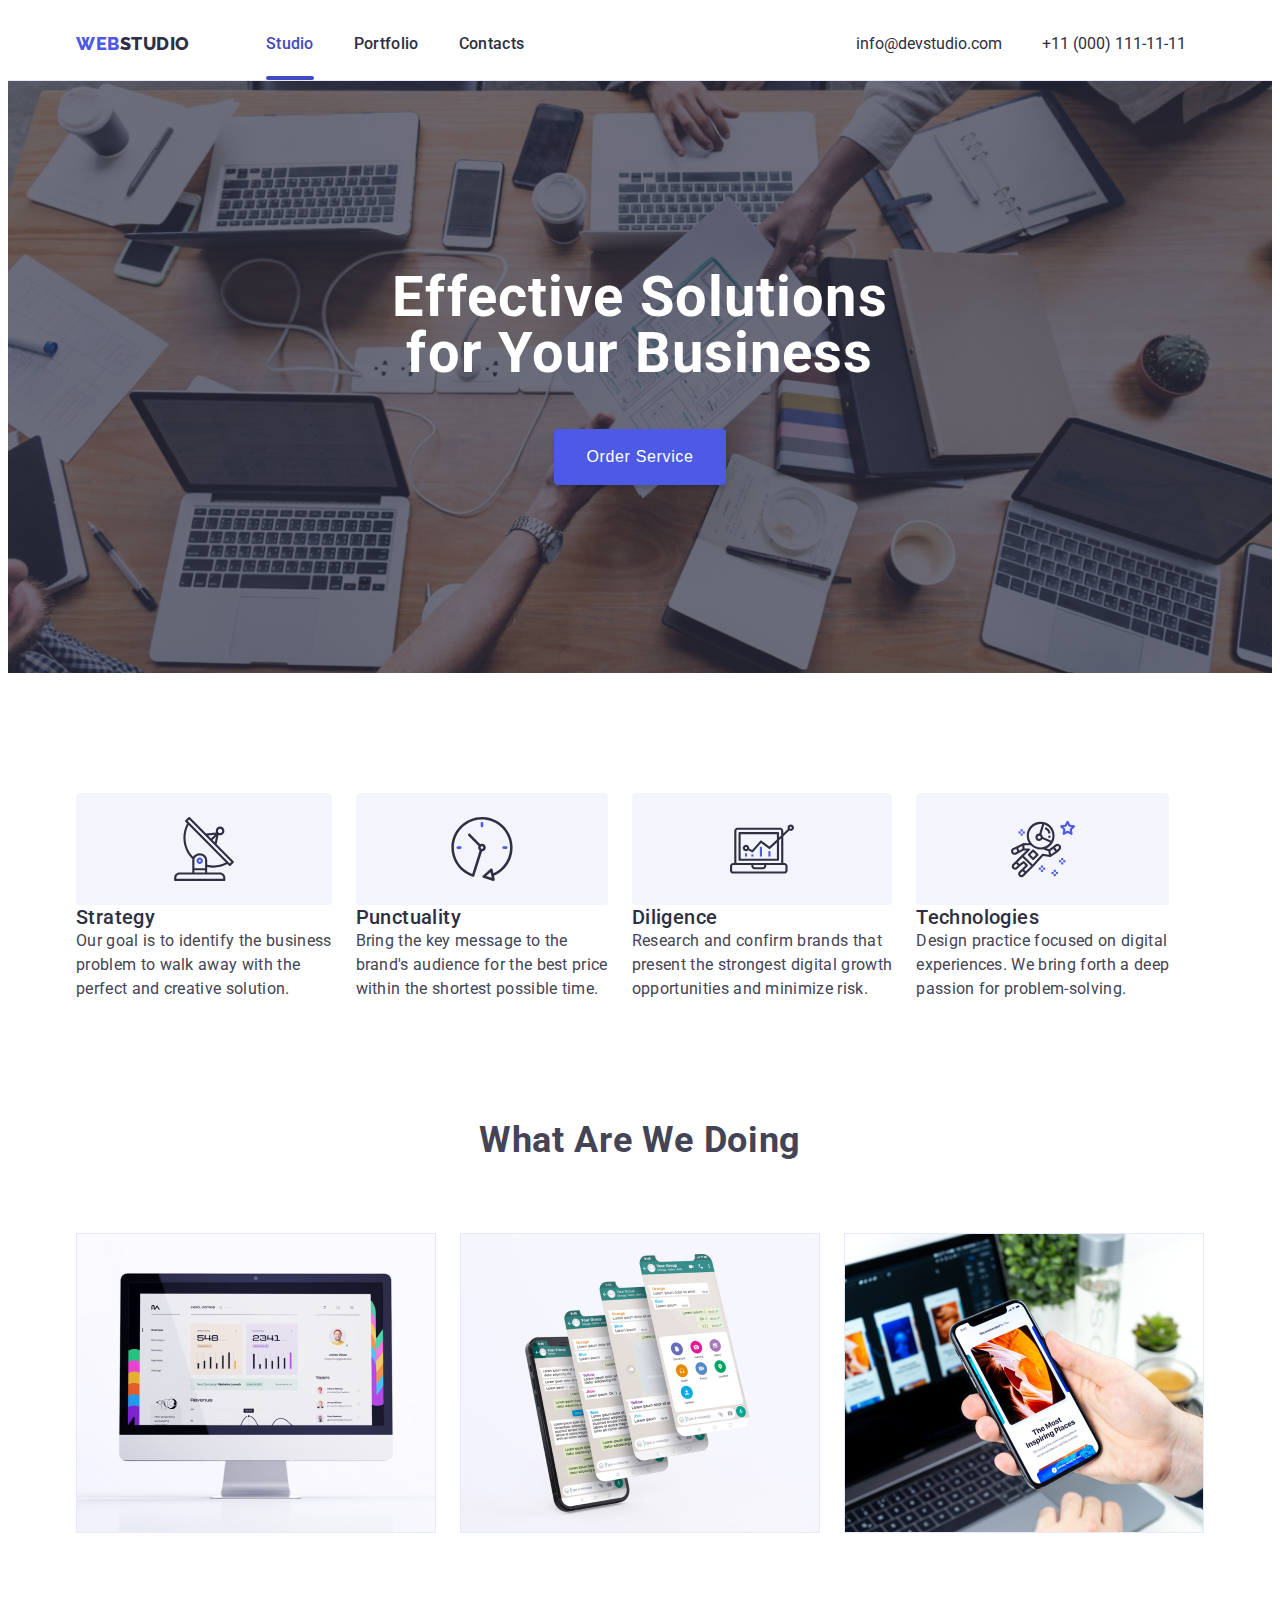
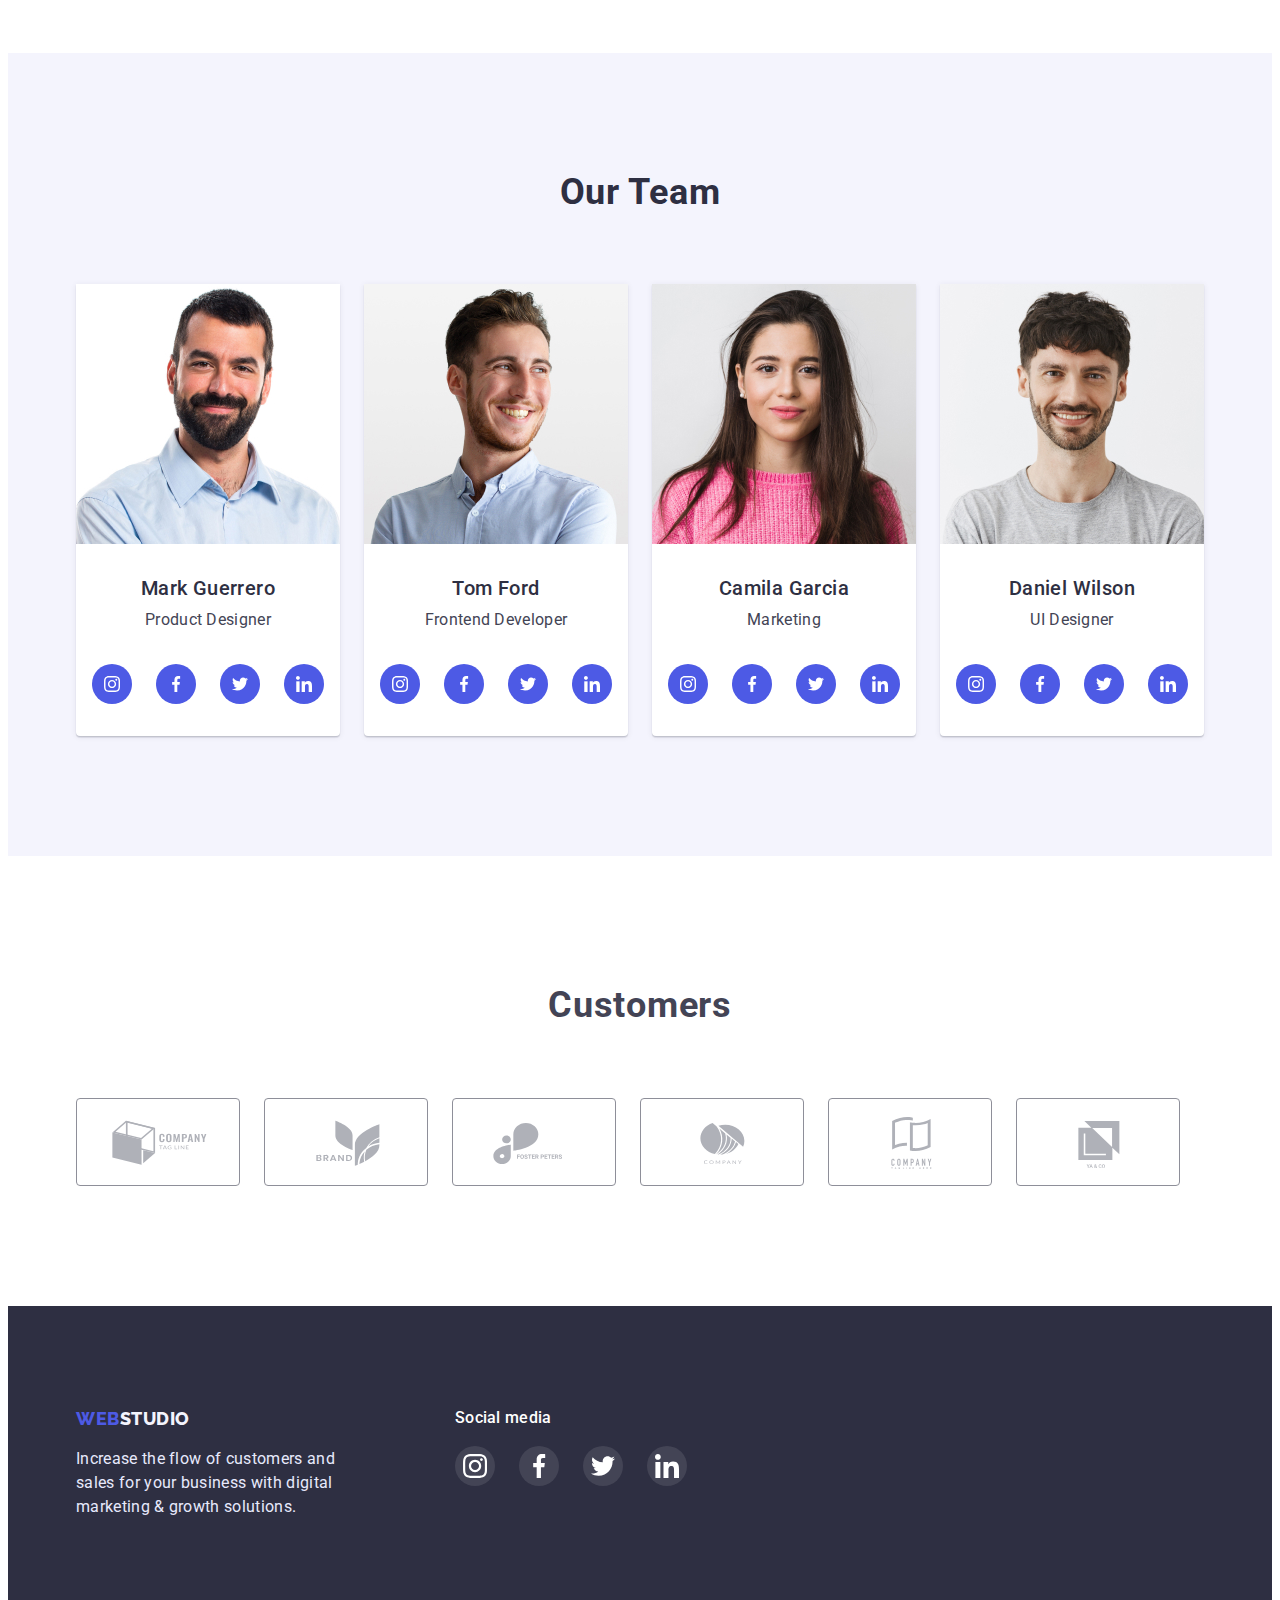
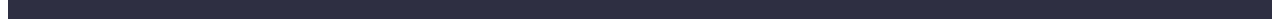
<file: index.html>
<!DOCTYPE html>
<html lang="en">
  <head>
    <meta charset="UTF-8" />
    <meta http-equiv="X-UA-Compatible" content="IE=edge" />
    <meta name="viewport" content="width=device-width, initial-scale=1.0" />
    <title>Studio</title>
    <link rel="stylesheet" href="https://cdnjs.cloudflare.com/ajax/libs/modern-normalize/1.1.0/modern-normalize.min.css" integrity="sha512-wpPYUAdjBVSE4KJnH1VR1HeZfpl1ub8YT/NKx4PuQ5NmX2tKuGu6U/JRp5y+Y8XG2tV+wKQpNHVUX03MfMFn9Q==" crossorigin="anonymous" referrerpolicy="no-referrer" />
    <link rel="stylesheet" href="./css/style.css" />

   <link rel="preconnect" href="https://fonts.googleapis.com">
<link rel="preconnect" href="https://fonts.gstatic.com" crossorigin>
<link href="https://fonts.googleapis.com/css2?family=Raleway:wght@800&family=Roboto:wght@400;500;700;900&display=swap" rel="stylesheet">
  </head>
  <body>
    <header class="header">
   <div class="container" style="display: flex; align-items: center;">
      <nav class="main_navigation_header">
       <a class="logo_header" href="./index.html"
          >Web<span class="logo_header_span">Studio</span></a
        >
        <ul class="ul_navigation_header">
          <li>
            <a class="a_navigation_header current" href="./index.html">Studio</a>
          </li>
          <li><a class="a_navigation_header" href="./portfolio.html">Portfolio</a></li>
          <li><a class="a_navigation_header" href="">Contacts</a></li>
        </ul>
      </nav>
  <address class="main_adress_header">
        <ul class="ul_contacts_header">
          <li class="li_contacts_header">
            <a class="a_contacts_header"  href="mailto:info@devstudio.com"
              >info@devstudio.com</a
            >
          </li>
          <li class="li_contacts_header" >
            <a class="a_contacts_header"  href="tel:+110001111111">+11 (000) 111-11-11</a>
          </li>
        </ul>
      </address>

         </div>
        </header>

    <main>
      <section class="first_section">
        <div class="container">
        <h1 class="first_title">Effective Solutions<br>
           for Your Business</h1>
        <button class="order_service" type="button" data-modal-open>Order Service</button>
        </div>
      </section>

      <section class="second_section">
        <div class="container">
        <h2 hidden>info</h2>
    
        
          
        
         
        <ul class="ul_second_section">
          <li  class="li_second_section">
          
          <div class="second_section_div"> <svg class="second_section_svg"><use href="./images/symbol-defs.svg#icon-antenna"></use></svg></div>
            <h3 class="second_title">Strategy</h3>
            <p class="second_text">
              Our goal is to identify the business<br>
               problem to walk away with the<br> 
              perfect and creative solution.
            </p>
          </li>
          <li class="li_second_section">
            <div class="second_section_div"> <svg class="second_section_svg"><use href="./images/symbol-defs.svg#icon-clock"></use></svg></div>
            <h3 class="second_title">Punctuality</h3>
            <p class="second_text">
              Bring the key message to the <br> 
              brand's audience for the best price<br> 
              within the shortest possible time.
            </p>
          </li>
          <li class="li_second_section">
  <div class="second_section_div"><svg class="second_section_svg"><use href="./images/symbol-defs.svg#icon-diagram"></use></svg></div>
            <h3 class="second_title">Diligence</h3>
            <p class="second_text">
              Research and confirm brands that<br> 
               present the strongest digital growth<br>  
            opportunities and minimize risk.
            </p>
          </li>
          <li class="li_second_section">
           <div class="second_section_div"><svg class="second_section_svg"><use href="./images/symbol-defs.svg#icon-astronaut"></use></svg></div>
            <h3 class="second_title">Technologies</h3>
            <p class="second_text">
              Design practice focused on digital<br>  
              experiences. We bring forth a deep <br> 
              passion for problem-solving.
            </p>
          </li>
        </ul>
      </div>
      </section>

      <section class="thirt_section">
      <div class="container">
        <h2 class="thirt_title">What are we doing</h2>
        <ul class="ul_thirt_section_images">
          <li class="li_thirt_section_images">
            <img src="./images/mac.jpg" alt="macbook" width="360" height="300" />
          </li>
          <li class="li_thirt_section_images">
            <img src="./images/phone.jpg" alt="phone" width="360" height="300" />
          </li>
          <li class="li_thirt_section_images">
            <img src="./images/phone-mac.jpg" alt="macbook-phone" width="360" height="300"  />
          </li>
        </ul>
      </div>
      </section>

      <section class="four_section">
        <div class="container">
        <h2 class="four_title">Our Team</h2>
        <ul class="four_section_workers">
          <li class="img_border_four_section">
            
            <img src="./images/mark.jpg" alt="mark" width="264" />
            <h3 class="four_team_name">Mark Guerrero</h3>
            <p class="four_profesion">Product Designer</p>
          <ul  class="ul_team_social">
          <li class="li_team_social"><a class="a_team_social" href="#">
            <svg class="team_social">
              <use href="./images/symbol-defs.svg#icon-instagram">
              </use>
            </svg>
          </a>
        </li>
         <li class="li_team_social"><a class="a_team_social" href="#">
            <svg class="team_social">
              <use href="./images/symbol-defs.svg#icon-facebook">
              </use>
            </svg>
          </a>
        </li>
         <li class="li_team_social"><a class="a_team_social" href="#">
            <svg class="team_social">
              <use href="./images/symbol-defs.svg#icon-twitter">
              </use>
            </svg>
          </a>
        </li>
         <li class="li_team_social"><a class="a_team_social" href="#">
            <svg class="team_social">
              <use href="./images/symbol-defs.svg#icon-linkedin">
              </use>
            </svg>
          </a>
        </li>

        </ul>
          </li>

          <li class="img_border_four_section">
                
            <img src="./images/tom.jpg" alt="tom" width="264" />
            <h3 class="four_team_name">Tom Ford</h3>
            <p class="four_profesion">Frontend Developer</p>
          <ul  class="ul_team_social">
          <li class="li_team_social">
            <a class="a_team_social" href="#">
            <svg class="team_social">
              <use href="./images/symbol-defs.svg#icon-instagram">
              </use>
            </svg >
          </a>
        </li>
         <li class="li_team_social"> <a class="a_team_social" href="#">
            <svg class="team_social">
              <use href="./images/symbol-defs.svg#icon-facebook">
              </use>
            </svg>
          </a>
        </li>
         <li class="li_team_social"><a class="a_team_social" href="#">
            <svg class="team_social">
              <use href="./images/symbol-defs.svg#icon-twitter">
              </use>
            </svg>
          </a>
        </li>
         <li class="li_team_social"><a class="a_team_social" href="#">
            <svg class="team_social">
              <use href="./images/symbol-defs.svg#icon-linkedin">
              </use>
            </svg>
          </a>
        </li>

        </ul>
          </li>

          <li class="img_border_four_section">
            
            <img src="./images/camila.jpg" alt="camila" width="264" />
            <h3 class="four_team_name">Camila Garcia</h3>
            <p class="four_profesion">Marketing</p>
              <ul class="ul_team_social">
          <li class="li_team_social"><a class="a_team_social" href="#">
            <svg class="team_social">
              <use href="./images/symbol-defs.svg#icon-instagram">
              </use>
            </svg>
          </a>
        </li>
         <li class="li_team_social"><a class="a_team_social" href="#">
            <svg class="team_social">
              <use href="./images/symbol-defs.svg#icon-facebook">
              </use>
            </svg>
          </a>
        </li>
         <li class="li_team_social"><a class="a_team_social" href="#">
            <svg class="team_social">
              <use href="./images/symbol-defs.svg#icon-twitter">
              </use>
            </svg>
          </a>
        </li>
         <li class="li_team_social"><a class="a_team_social" href="#">
            <svg class="team_social">
              <use href="./images/symbol-defs.svg#icon-linkedin">
              </use>
            </svg>
          </a>
        </li>

        </ul>
                     </li>

          <li class="img_border_four_section">
            
            <img src="./images/daniel.jpg" alt="daniel" width="264" />
            <h3 class="four_team_name">Daniel Wilson</h3>
            <p class="four_profesion">UI Designer</p>
        <ul  class="ul_team_social">
          <li class="li_team_social"><a class="a_team_social" href="#">
            <svg class="team_social">
              <use href="./images/symbol-defs.svg#icon-instagram">
              </use>
            </svg>
          </a>
        </li>
         <li class="li_team_social"><a class="a_team_social" href="#">
            <svg class="team_social">
              <use href="./images/symbol-defs.svg#icon-facebook">
              </use>
            </svg>
          </a>
        </li>
         <li class="li_team_social"><a class="a_team_social" href="#">
            <svg class="team_social">
              <use href="./images/symbol-defs.svg#icon-twitter">
              </use>
            </svg>
          </a>
        </li>
         <li class="li_team_social">
          <a class="a_team_social"href="#">
            <svg class="team_social">
              <use href="images/symbol-defs.svg#icon-linkedin">
              </use>
            </svg>
          </a>
        </li>

        </ul>
          </li>
        </ul>
      </div>
    </section>

    <section class="five_section">
      <div class="container">
      
<h2 class="h2_customers">Customers</h2>
<ul class="ul_customers">
  <li class="li_customers">
    <a  class="a_customers"href="#">
      <svg class="svg_customers">
        <use href="./images/symbol-defs.svg#icon-Client1"></use>
      </svg>
    </a>
  </li>
  <li class="li_customers">
    <a  class="a_customers"href="#">
      <svg class="svg_customers">
        <use href="./images/symbol-defs.svg#icon-Client2"></use>
      </svg>
    </a>
  </li>
  <li class="li_customers">
    <a  class="a_customers"href="#">
      <svg class="svg_customers">
        <use href="./images/symbol-defs.svg#icon-Client3"></use>
      </svg>
    </a>
  </li>
  <li class="li_customers">
    <a  class="a_customers" href="#">
      <svg class="svg_customers">
        <use href="./images/symbol-defs.svg#icon-Client4"></use>
      </svg>
    </a>
  </li>
  <li class="li_customers">
    <a  class="a_customers"href="#">
      <svg class="svg_customers">
        <use href="./images/symbol-defs.svg#icon-Client5"></use>
      </svg>
    </a>
  </li>
  <li class="li_customers">
    <a  class="a_customers"href="#">
      <svg class="svg_customers">
        <use href="./images/symbol-defs.svg#icon-Client6"></use>
      </svg>
    </a>
  </li>
    
  </svg>
</ul>
      </div>
    </section>
    </main>
  
      <footer class="footer">
        
<div class="container">

<div class="div_footer">

  <div>
        <a class="logo_footer" href="./index.html">Web<span class="logo_footer_span">Studio<span></a>
          <p class="text_footer">
            Increase the flow of customers and<br>
            sales for your business with digital<br>
            marketing & growth solutions.
          </p>

  </div>

        
<div class="div_social_media">
          <h3 class="social_media">
         Social media
          </h3>
    <ul class="footer_ul_social_icon">
          <li class="footer_li_team_social"><a class="a_footer_social"href="#">
            <svg class="footer_social">
              <use href="./images/symbol-defs.svg#icon-instagram">
              </use>
            </svg>
          </a>
        </li>
         <li class="footer_li_team_social"><a class="a_footer_social"href="#">
            <svg class="footer_social">
              <use href="./images/symbol-defs.svg#icon-facebook">
              </use>
            </svg>
          </a>
        </li>
         <li class="footer_li_team_social"><a class="a_footer_social"href="#">
            <svg class="footer_social">
              <use href="./images/symbol-defs.svg#icon-twitter">
              </use>
            </svg>
          </a>
        </li>
         <li class="footer_li_team_social"><a class="a_footer_social"href="#">
            <svg class="footer_social">
              <use href="./images/symbol-defs.svg#icon-linkedin">
              </use>
            </svg>
          </a>
        </li>

        </ul>
       
      </div>
     </div>
</div>
        </footer>
        <div class="backdrop is-hidden" data-modal>
          <div class="modal">
        
            </svg>
            <button class="modal_close" type="button" data-modal-close>
                     <svg class="svg_close">
              <use href="./images/symbol-defs.svg#icon-close">
              </use>
                     </svg>
            </button>
          </div>
        </div>
        <script src="./js/modal.js"></script>
  </body>
</html>
</file>
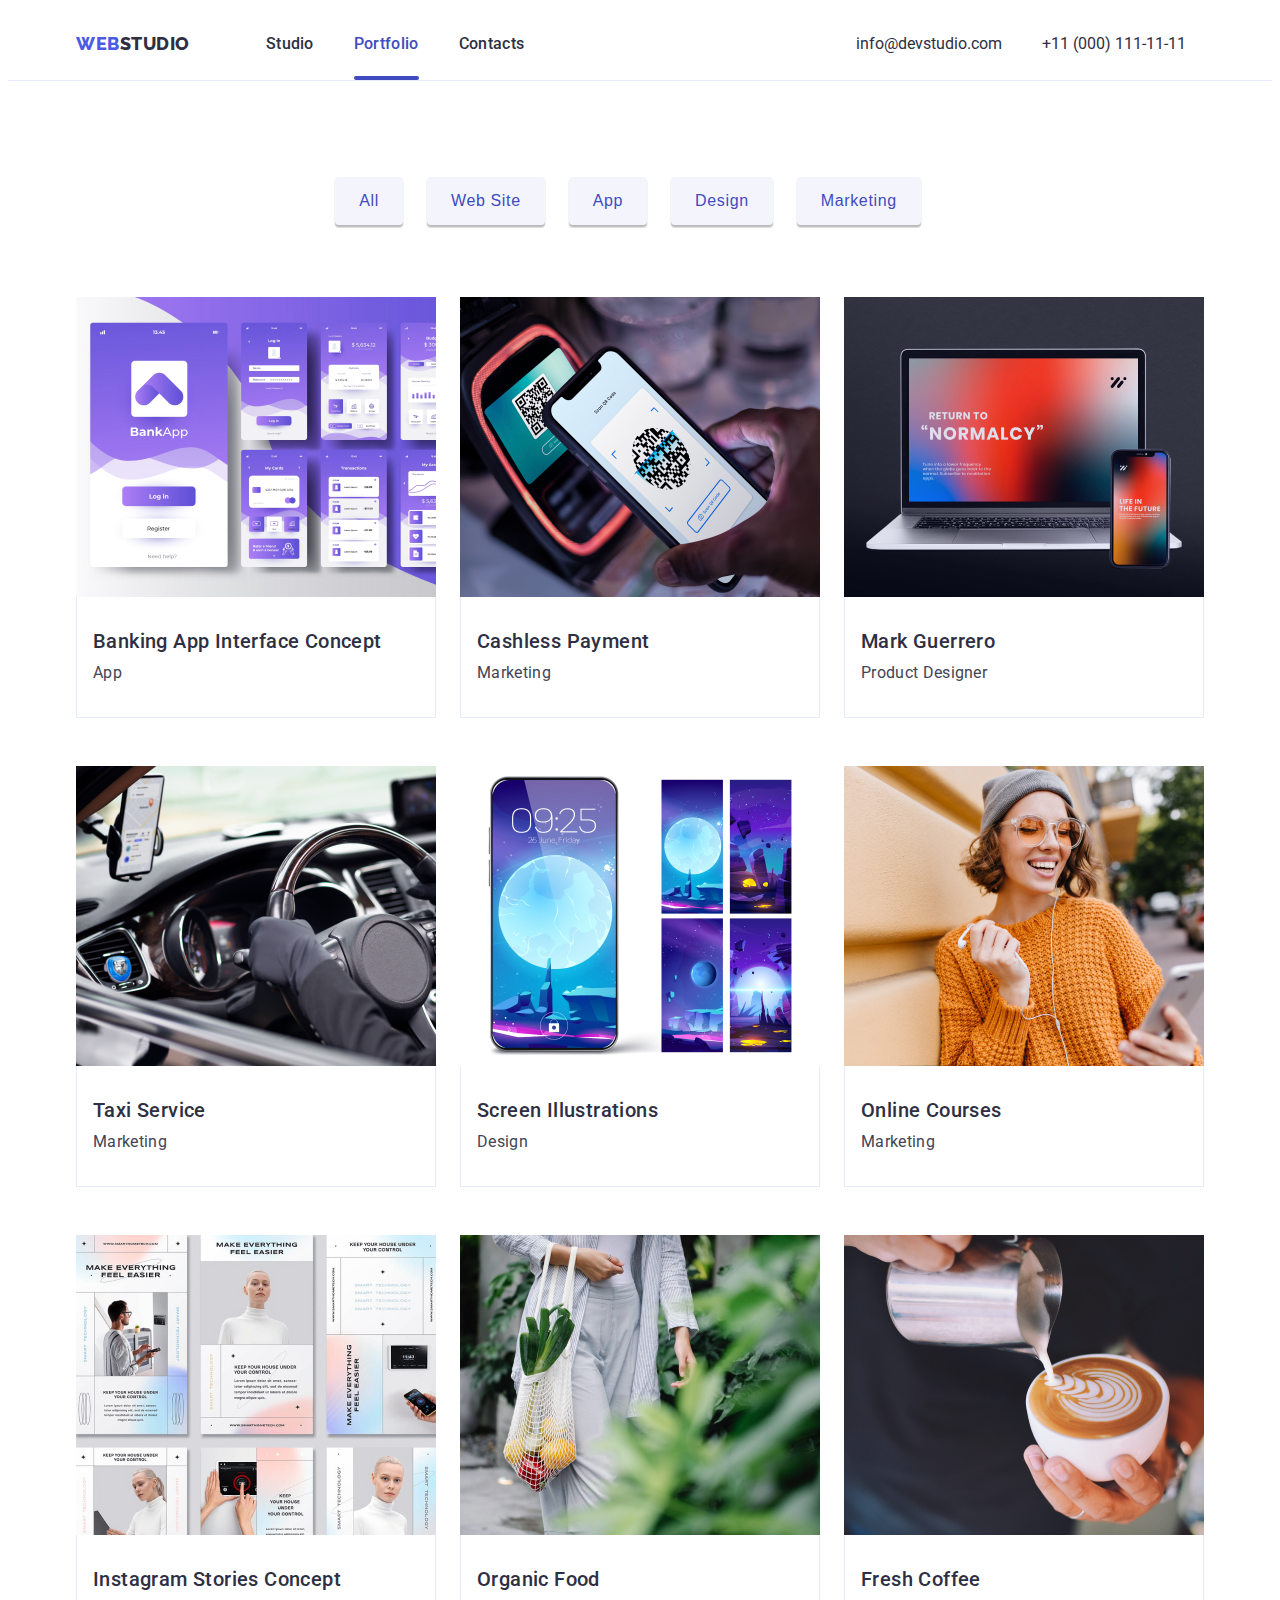
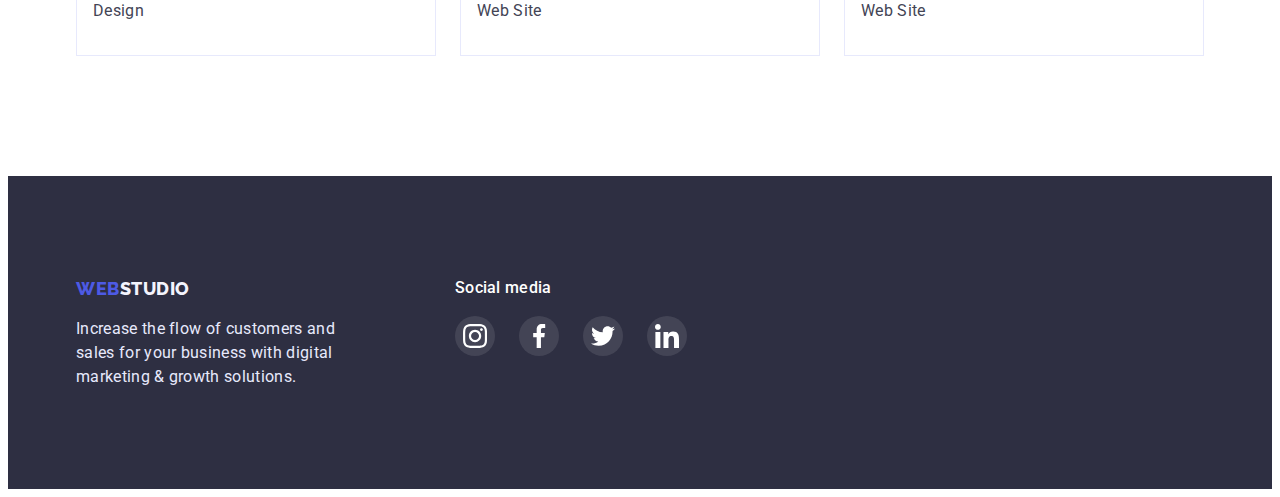
<file: portfolio.html>
<!DOCTYPE html>
<html lang="en">
  <head>
    <meta charset="UTF-8" />
    <meta http-equiv="X-UA-Compatible" content="IE=edge" />
    <meta name="viewport" content="width=device-width, initial-scale=1.0" />
    <title>Portfolio</title>
    <link rel="stylesheet" href="https://cdnjs.cloudflare.com/ajax/libs/modern-normalize/1.1.0/modern-normalize.min.css" integrity="sha512-wpPYUAdjBVSE4KJnH1VR1HeZfpl1ub8YT/NKx4PuQ5NmX2tKuGu6U/JRp5y+Y8XG2tV+wKQpNHVUX03MfMFn9Q==" crossorigin="anonymous" referrerpolicy="no-referrer" />
    <link rel="stylesheet" href="./css/style.css" />
    
<link rel="preconnect" href="https://fonts.googleapis.com">
<link rel="preconnect" href="https://fonts.gstatic.com" crossorigin>
<link href="https://fonts.googleapis.com/css2?family=Raleway:wght@800&family=Roboto:wght@400;500;700;900&display=swap" rel="stylesheet">
  </head>
  <body>
   <header class="header">
   <div class="container" style="display: flex; align-items: center;">
      <nav class="main_navigation_header">
       <a class="logo_header" href="./index.html"
          >Web<span class="logo_header_span">Studio</span></a
        >
        <ul class="ul_navigation_header">
          <li>
            <a class="a_navigation_header" href="./index.html">Studio</a>
          </li>
          <li><a class="a_navigation_header current" href="./portfolio.html">Portfolio</a></li>
          <li><a class="a_navigation_header" href="">Contacts</a></li>
        </ul>
      </nav>
  <address class="main_adress_header">
        <ul class="ul_contacts_header">
          <li class="li_contacts_header">
            <a class="a_contacts_header"  href="mailto:info@devstudio.com"
              >info@devstudio.com</a
            >
          </li>
          <li class="li_contacts_header" >
            <a class="a_contacts_header"  href="tel:+110001111111">+11 (000) 111-11-11</a>
          </li>
        </ul>
      </address>

         </div>
        </header>


    <main>

    <section class="portfolio_main">
<div class="container">
      <ul class="ul_sort_button">
        <li class="li_sort_button">
         
          <button class="sort_button" type="button">All</button>
        </li>
        <li class="li_sort_button">
        
          <button class="sort_button" type="button">Web Site</button>
        </li>
        <li class="li_sort_button">
          
          <button class="sort_button" type="button">App</button>
        </li class="li_sort_button">
        <li class="li_sort_button">
     
          <button class="sort_button" type="button">Design</button>
        </li >
        <li class="li_sort_button">
         
          <button class="sort_button" type="button">Marketing</button>
        </li>
      </ul>




      
      <ul class="ul_sort_images">
        <li class="li_sort_images">
          <a class="a_sort_images"href="">
            <div class="portfolio_hover">
            <img src="./images/one.jpg" alt="app" width="360" />
            <div class="portfolio_text_hover">
              <p>14 Stylish and User-Friendly App Design Concepts · Task Manager App · Calorie Tracker App · Exotic Fruit Ecommerce App · Cloud Storage App</p>
            </div>
          </div>
            <div class="portfolio_border">
            <h3 class="portfolio_title">Banking App Interface Concept</h3>
            <p class="portfolio_text">App</p>
          </div>
          </a>
        </li>
        
           <li class="li_sort_images">
          <a  class="a_sort_images"href="">
            <div class="portfolio_hover">
            <img src="./images/two.jpg" alt="app" width="360" />
            <div class="portfolio_text_hover">
              <p>14 Stylish and User-Friendly App Design Concepts · Task Manager App · Calorie Tracker App · Exotic Fruit Ecommerce App · Cloud Storage App</p>
            </div>
          </div>
            <div class="portfolio_border">
            <h3 class="portfolio_title">Cashless Payment</h3>
            <p class="portfolio_text">Marketing</p>
          </div>
          </a>
        </li>
         <li class="li_sort_images">
          <a  class="a_sort_images"href="">
            <div class="portfolio_hover">
            <img src="./images/three.jpg" alt="app" width="360" />
            <div class="portfolio_text_hover">
              <p>14 Stylish and User-Friendly App Design Concepts · Task Manager App · Calorie Tracker App · Exotic Fruit Ecommerce App · Cloud Storage App</p>
            </div>
          </div>
            <div class="portfolio_border">
            <h3 class="portfolio_title">Mark Guerrero</h3>
            <p class="portfolio_text">Product Designer</p>
          </div>
          </a>
        </li>
          <li class="li_sort_images">
          <a  class="a_sort_images"href="">
            <div class="portfolio_hover">
            <img src="./images/four.jpg" alt="app" width="360" />
            <div class="portfolio_text_hover">
              <p>14 Stylish and User-Friendly App Design Concepts · Task Manager App · Calorie Tracker App · Exotic Fruit Ecommerce App · Cloud Storage App</p>
            </div>
          </div>
            <div class="portfolio_border">
            <h3 class="portfolio_title">Taxi Service</h3>
            <p class="portfolio_text">Marketing</p>
            </div>
          </a>
        </li>
        <li class="li_sort_images">
          <a class="a_sort_images"href="">
            <div class="portfolio_hover">
            <img src="./images/five.jpg" alt="app" width="360" />
            <div class="portfolio_text_hover">
              <p>14 Stylish and User-Friendly App Design Concepts · Task Manager App · Calorie Tracker App · Exotic Fruit Ecommerce App · Cloud Storage App</p>
            </div>
          </div>
            <div class="portfolio_border">
            <h3 class="portfolio_title">Screen Illustrations</h3>
            <p class="portfolio_text">Design</p>
          </div>
          </a>
        </li>
        <li class="li_sort_images">
          <a  class="a_sort_images"href="">
            <div class="portfolio_hover">
            <img src="./images/six.jpg" alt="app" width="360" />
            <div class="portfolio_text_hover">
              <p>14 Stylish and User-Friendly App Design Concepts · Task Manager App · Calorie Tracker App · Exotic Fruit Ecommerce App · Cloud Storage App</p>
            </div>
          </div>
            <div class="portfolio_border">
            <h3 class="portfolio_title">Online Courses</h3>
              <p class="portfolio_text">Marketing</p>
            </div>
            </a>
          </li>
           <li class="li_sort_images">
          <a  class="a_sort_images"href="">
            <div class="portfolio_hover">
            <img src="./images/seven.jpg" alt="app" width="360" />
            <div class="portfolio_text_hover">
              <p>14 Stylish and User-Friendly App Design Concepts · Task Manager App · Calorie Tracker App · Exotic Fruit Ecommerce App · Cloud Storage App</p>
            </div>
          </div>
              <div class="portfolio_border">
              <h3 class="portfolio_title">Instagram Stories Concept</h3>
              <p class="portfolio_text">Design</p>
            </div>
            </a>
          </li>
           <li class="li_sort_images">
          <a  class="a_sort_images"href="">
            <div class="portfolio_hover">
            <img src="./images/eight.jpg" alt="app" width="360" />
            <div class="portfolio_text_hover">
              <p>14 Stylish and User-Friendly App Design Concepts · Task Manager App · Calorie Tracker App · Exotic Fruit Ecommerce App · Cloud Storage App</p>
            </div>
          </div>
              <div class="portfolio_border">
              <h3 class="portfolio_title">Organic Food</h3>
              <p class="portfolio_text">Web Site</p>
            </div>
            </a>
          </li>
            <li class="li_sort_images">
          <a  class="a_sort_images"href="">
            <div class="portfolio_hover">
            <img src="./images/nine.jpg" alt="app" width="360" />
            <div class="portfolio_text_hover">
              <p>14 Stylish and User-Friendly App Design Concepts · Task Manager App · Calorie Tracker App · Exotic Fruit Ecommerce App · Cloud Storage App</p>
            </div>
          </div>
              <div class="portfolio_border">
              <h3  class="portfolio_title">Fresh Coffee</h3>
              <p class="portfolio_text">Web Site</p>
            </div>
            </a>
          </li>
        </ul>
      </div>
    </section>
      </main>

         <footer class="footer">
        
<div class="container">

<div class="div_footer">

  <div>
        <a class="logo_footer" href="./index.html">Web<span class="logo_footer_span">Studio<span></a>
          <p class="text_footer">
            Increase the flow of customers and<br>
            sales for your business with digital<br>
            marketing & growth solutions.
          </p>

  </div>

        
<div class="div_social_media">
          <h3 class="social_media">
         Social media
          </h3>
    <ul class="footer_ul_social_icon">
          <li class="footer_li_team_social"><a class="a_footer_social"href="#">
            <svg class="footer_social">
              <use href="./images/symbol-defs.svg#icon-instagram">
              </use>
            </svg>
          </a>
        </li>
         <li class="footer_li_team_social"><a class="a_footer_social"href="#">
            <svg class="footer_social">
              <use href="./images/symbol-defs.svg#icon-facebook">
              </use>
            </svg>
          </a>
        </li>
         <li class="footer_li_team_social"><a class="a_footer_social"href="#">
            <svg class="footer_social">
              <use href="./images/symbol-defs.svg#icon-twitter">
              </use>
            </svg>
          </a>
        </li>
         <li class="footer_li_team_social"><a class="a_footer_social"href="#">
            <svg class="footer_social">
              <use href="./images/symbol-defs.svg#icon-linkedin">
              </use>
            </svg>
          </a>
        </li>

        </ul>
       
      </div>
     </div>
</div>
        </footer>
      </body>
      </html>
</file>
<file: css/style.css>
:root {
  --primary-brand: #4d5ae5;
  --pressed-state: #404bbf;
  --dark: #2e2f42;
  --success: #31d0aa;
  --text: #434455;
  --subtle-text: #8e8f99;
  --accent: #e7e9fc;
  --light: #f4f4fd;
  --modal-overlay: #2e2f42;
  --hero-background: #2e2f42;
}
* {
  box-sizing: border-box;

  
}
body {
  font-family: "Roboto", sans-serif;
  color: var(--text);
  background-color: #fff;
}
ul {
  list-style-type: none;
}
button {
  cursor: pointer;
}
a {
  text-decoration: none;
}
p,
ul,
h1,
h2,
h3,
h4,
h5,
h6 {
  margin: 0;
  padding: 0;
}
.container {
  
      width: 1158px;
      padding: 0 15px;
      margin: 0 auto;
}
img{
  display: block;
}


/* header */
.header {
  border-bottom: 1px solid #e7e9fc;
 
}
.logo_header {
  font-size: 18px;
  line-height: 1.4;
  font-weight: 800;
  font-family: Raleway;
  align-items: center;
  letter-spacing: 0.03em;
  text-transform: uppercase;
  color: var(--primary-brand);
}
.logo_header_span {
  color: var(--dark);
  margin-right: 76px;
}
.ul_navigation_header {
  display: flex;
 
}
.ul_navigation_header:last-child {
  margin-right: 292px;
}
.main_navigation_header {
  display: flex;
  align-items: center;
 
}
.a_navigation_header {
  color: var(--dark);
  font-weight: 500;
  font-size: 16px;
  line-height: 1.5;
  letter-spacing: 0.02em;
  margin-right: 40px;
display: flex;
  padding-top: 24px;
    padding-bottom: 24px;
  position: relative;
  transition: color 250ms cubic-bezier(0.4, 0, 0.2, 1);
}
.a_navigation_header.current {
 color: var(--pressed-state);
}
.a_navigation_header.current::after {
  display: block;
  position:absolute;
  content:'';
  width: 100%;
  height: 4px;
  background-color: currentColor;
  bottom: 0;
  border-radius: 2px;
  transition: color 250ms cubic-bezier(0.4, 0, 0.2, 1);
}

.a_navigation_header:hover {
  color: var(--pressed-state);
}
.a_navigation_header:focus {
  color: var(--pressed-state);
}
.ul_contacts_header {
  display: flex;
  align-items: center;
}
.ul_contacts_header:last-child{
  margin-right: 0;

}
.li_contacts_header{
    font-weight: 400;
      font-size: 16px;
      line-height: 1.5;
      font-style: normal;
      margin-right: 40px;
}
.li_contacts_header:last-child{
  margin-right: 0;
}
.a_contacts_header {
  color: var(--dark);
  transition: color 250ms cubic-bezier(0.4, 0, 0.2, 1), background-color 250ms cubic-bezier(0.4, 0, 0.2, 1);

}
.ul_contacts_header:last-child {
margin-right: 0;
}
.a_contacts_header:hover {
  color: var(--pressed-state);
}
.a_contacts_header:focus {
  color: var(--pressed-state);
}
/* header */


/* main */
.order_service {
  display: block;
  color: white;
  background-color: var(--primary-brand);
  box-shadow: 0 4px 4px rgba(0, 0, 0, 0.15);
  border-radius: 4px;
  border: none;
  font-weight: 500;
  font-size: 16px;
  line-height: 1.5;
  padding: 16px 32px;
  text-align: center;
  letter-spacing: 0.04em;
  color: #ffffff;
  margin: 0 auto;
}
.order_service:hover {
  background-color: var(--pressed-state);
}
.order_service:focus {
  background-color: var(--pressed-state);
}
.first_section {
  max-width: 1440px;
  background-color: var(--hero-background);
  background-image:linear-gradient(rgba(46, 47, 66, 0.7),
      rgba(46, 47, 66, 0.7)),
    url('../images/people-office.jpg');
  background-repeat: no-repeat;
  background-position: top;
  background-size: cover;
margin: 0 auto;
padding-top: 188px;
padding-bottom: 188px;

}
.ul_second_section {
  display: inline;
}
.first_title {
  font-style: normal;
  font-weight: 700;
  font-size: 56px;
  line-height: 1;
  text-align: center;
  letter-spacing: 0.02em;
  color: #fff;
  margin-bottom: 48px;
}
.second_section {
  padding-top:120px;
  padding-bottom:120px;
}
.ul_second_section {
display: flex;
  
}
.li_second_section {
  margin-right: 24px;
}
.li_second_section:last-child{
  margin-right: 0;
}
.second_text {
  font-weight: 400;
  font-size: 16px;
  line-height: 1.5;
  letter-spacing: 0.02em;
  color: var(--text);
}
.second_title {
  font-weight: 500;
  font-size: 20px;
  line-height: 1.2;
  letter-spacing: 0.02em;
  color: var(--dark);
}
.thirt_section {
  background: #fff;
  padding-bottom: 120px;
  padding-top: 0;
}
.thirt_title {
  font-weight: 700;
  font-size: 36px;
  line-height: 1.1;
  text-align: center;
  letter-spacing: 0.02em;
  text-transform: capitalize;
  margin-bottom: 72px;
}
.ul_thirt_section_images {
  display: flex;
  background: #fff;
}
.li_thirt_section_images {
  border: 1px #e7e9fc Inner alignment;
  margin-right: 24px;
}
.four_section {
  background: var(--light);
  display: flex;
  padding-top: 120px;
  padding-bottom: 120px;
}
.img_border_four_section {
  background-color: #fff;
  box-shadow: 0px 1px 6px rgba(46, 47, 66, 0.08),
    0px 1px 1px rgba(46, 47, 66, 0.16), 0px 2px 1px rgba(46, 47, 66, 0.08);
  border-radius: 0px 0px 4px 4px;
  margin-right: 24px;

}
.four_title {
  font-weight: 700;
  font-size: 36px;
  line-height: 1.1;
  text-align: center;
  letter-spacing: 0.02em;
  text-transform: capitalize;
  color: var(--dark);
  margin-left: auto;
  margin-left: auto;
  margin-bottom: 72px;
}
.four_section_workers {
  display: flex;
}
.four_team_name {
  font-weight: 500;
  font-size: 20px;
  line-height: 1.2;
  text-align: center;
  letter-spacing: 0.02em;
  color: var(--dark);
 margin-top: 32px;
 margin-bottom: 8px;
}
.four_profesion {
  font-weight: 400;
  font-size: 16px;
  line-height: 1.5;
  text-align: center;
  letter-spacing: 0.02em;
  color: var(--text);
 padding-bottom: 32px;
}
/* main */




/* footer */
.footer {
  background: var(--modal-overlay);

  padding-top: 100px;
  padding-bottom: 100px;
display: flex;
}
.logo_footer {
  font-weight: 800;
  font-family: Raleway;
  font-size: 18px;
  line-height: 1.4;
  align-items: center;
  letter-spacing: 0.03em;
  text-transform: uppercase;
  color: var(--primary-brand);

}

.logo_footer_span {
  color: var(--light);

}

.text_footer {
  margin-top: 16px;
  font-weight: 400;
  font-size: 16px;
  line-height: 1.5;
  letter-spacing: 0.02em;
  color: var(--accent);
}

/* footer */


.footer_ul_social_icon{
display: flex;
}

.social_media{
  font-weight: 500;
  font-size: 16px;
    line-height: 1.5;
    letter-spacing: 0.02em;
    color: #FFFFFF;
    margin-bottom: 16px;
}
.footer_li_team_social{
  margin-right: 24px;

  width: 40px;
  height: 40px;
 
}
.a_footer_social {
    background-color: rgba(255, 255, 255, 0.1);
align-items: center;
  justify-content: center;
  padding: 8px;
  border-radius: 50%;
    width: 100%;
      height: 100%;
      display: flex;
  transition: color 250ms cubic-bezier(0.4, 0, 0.2, 1), background-color 250ms cubic-bezier(0.4, 0, 0.2, 1);
}
.a_footer_social:hover{
  background-color: #31D0AA;
}
.a_footer_social:focus {
  background-color: #31D0AA;
}
.footer_social{
fill: #fff;
width: 24px;
height: 24px;

}
.ul_team_social{
  display: flex;
  justify-content: center;
  margin-bottom: 32px;
}
.a_team_social{
  background-color: var(--primary-brand);
  display:flex;
  align-items: center;
    justify-content: center;
  border-radius: 50%;
    width: 100%;
      height: 100%;
  transition: color 250ms cubic-bezier(0.4, 0, 0.2, 1), background-color 250ms cubic-bezier(0.4, 0, 0.2, 1);
}
.a_team_social:hover {
  background-color: var(--pressed-state);
}
.a_team_social:focus{
  background-color: var(--pressed-state);
}

.li_team_social{
  margin-right: 24px;
  width: 40px;
    height: 40px;
   
}
.li_team_social:last-child{
margin-right: 0;
}

.team_social{
  width: 16px;
  height: 16px;
  fill: #fff;
}
.second_section_svg{
  width: 64px;
  height: 64px;

}
.second_section_div{
  background: #F4F4FD;
    border-radius: 4px;
display: flex;
  align-items: center;
  justify-content: center;
  padding: 24px 0;
}

.ul_customers{
  display: flex;
 justify-content: center;
 
  
}
.svg_customers{
fill: #AFB1B8;
width: 104px;
  height: 56px;
fill: currentColor;
}
.a_customers{
  border: 1px solid #8E8F99;
  width: 100%;
    height: 100%;
     border-radius: 4px;
display: flex;
justify-content: center;
align-items: center;
color: #AFB1B8;
  transition: color 250ms cubic-bezier(0.4, 0, 0.2, 1), background-color 250ms cubic-bezier(0.4, 0, 0.2, 1);
}
.a_customers:hover{
border: 1px solid #404BBF;
color: #404BBF;

}
.a_customers:focus {
border: 1px solid #404BBF;
color: #404BBF;
}
.li_customers{

width: 168px;
  height: 88px;
  margin-right: 24px;
}
.h2_customers{
  font-weight: 700;
    font-size: 36px;
    line-height: 1.1;
    text-align: center;
 margin-bottom: 72px;
    letter-spacing: 0.02em;
}
.five_section{
padding-top: 130px;
  padding-bottom: 120px;
}
.div_social_media{
margin-left: 120px;

}


.div_footer{
  display: flex;
}


.backdrop{
  position: fixed;
  top:0;
  left: 0;
  height: 100%;
  width: 100%;
background-color: rgba(46, 47, 66, 0.4);
display: flex;
align-items: center;
justify-content: center;
padding: 20px 0;
  transition:250ms cubic-bezier(0.4, 0, 0.2, 1);
}
.backdrop.is-hidden{
  opacity: 0;
visibility: hidden;
pointer-events: none;
  transition:250ms cubic-bezier(0.4, 0, 0.2, 1);
}

.modal{
  width: 100%;

  height: 100%;
  max-width: 408px;
  max-height: 576px;
 background-color: #fcfcfc; 
position: relative;
overflow: auto;

}
.modal_close{
  width: 24px;
height: 24px;
  position: absolute;
top: 24px;
right: 23px;
background: #E7E9FC;
  border: 1px solid rgba(0, 0, 0, 0.1);
border-radius: 50%;
display: flex;
  justify-content: center;
  align-items: center;

}
.modal_close:hover{
  background: #404BBF;
  fill: white;
}
.modal_close:active {
  background: #404BBF;
  fill: white;
}
.svg_close{
  width: 8px;
  height: 8px;
}


  /* portfolio */
  
    .portfolio_title {
      font-weight: 500;
      font-size: 20px;
      line-height: 1.2;
      letter-spacing: 0.02em;
      color: var(--dark);
  
      margin-bottom: 8px;
      margin-left: 16px;
    }
  
    .portfolio_text {
      font-weight: 400;
      font-size: 16px;
      line-height: 1.5;
      letter-spacing: 0.02em;
      color: var(--text);
  
  
  
      margin-left: 16px;
    }
  
    .portfolio_border {
      background-color: #fff;
      border: 1px solid #e7e9fc;
      border-top: none;
      padding-bottom: 32px;
      padding-top: 32px;
    }
  
    .portfolio_main {
      background: #fff;
      padding-top: 96px;
      padding-bottom: 120px;
    }
  
    .ul_sort_images {
      display: flex;
      flex-wrap: wrap;
  
      align-items: center;
  
    }
  
    .li_sort_images:nth-child(3n) {
      margin-right: 0;
    }
  
    .li_sort_images:nth-child(1n+7) {
      margin-bottom: 0;
    }
  
    .li_sort_images {
      margin-right: 24px;
      margin-bottom: 48px;
    }
  
        .li_sort_images:hover {
    
          box-shadow: 0px 1px 6px rgba(46, 47, 66, 0.08), 0px 1px 1px rgba(46, 47, 66, 0.16), 0px 2px 1px rgba(46, 47, 66, 0.08);
        }
  
    .ul_sort_button {
  
      display: flex;
      flex-direction: row;
      justify-content: center;
      align-items: center;
  
      margin-bottom: 72px;
  
    }
  
    .li_sort_button {
      margin-right: 24px;
    }
  
    .sort_button {
      background: var(--light);
      color: var(--pressed-state);
      border: none;
      font-weight: 500;
      font-size: 16px;
      line-height: 1.5;
      align-items: center;
      letter-spacing: 0.04em;
      padding: 12px 24px;
  
      box-shadow: 0px 3px 1px rgba(0, 0, 0, 0.1), 0px 2px 1px rgba(0, 0, 0, 0.08),
        0px 2px 2px rgba(0, 0, 0, 0.12);
      border-radius: 4px;
      transition:color 250ms cubic-bezier(0.4, 0, 0.2, 1), background-color 250ms cubic-bezier(0.4, 0, 0.2, 1);
    }
  
    .sort_button:hover {
      background: var(--pressed-state);
      color: var(--light);
    }
  
    .sort_button:focus {
      background: var(--pressed-state);
      color: var(--light);
    }
  
  
    .a_sort_images{
        transition: color 250ms cubic-bezier(0.4, 0, 0.2, 1), background-color 250ms cubic-bezier(0.4, 0, 0.2, 1);
    }
    
    .portfolio_hover {
      position: relative;
      overflow: hidden;
    }
  
    .portfolio_text_hover {
      background: var(--primary-brand);
      color: var(--light);
      padding: 40px 32px 164px 32px;
      position: absolute;
      top: 0;
      left: 0;
      right: 0;
      bottom: 0;
      width: 100%;
      height: 100%;
      font-weight: 400;
      font-size: 16px;
      line-height: 1.5;
      letter-spacing: 0.02em;
      transform: translateY(100%);
      transition: transform 250ms;
    }
  
    .a_sort_images:hover .portfolio_text_hover {
      transform: translateY(0);
      box-shadow: 0px 1px 6px rgba(46, 47, 66, 0.08), 0px 1px 1px rgba(46, 47, 66, 0.16), 0px 2px 1px rgba(46, 47, 66, 0.08);
    }
         .a_sort_images:focus .portfolio_text_hover {
           transform: translateY(0);
           box-shadow: 0px 1px 6px rgba(46, 47, 66, 0.08), 0px 1px 1px rgba(46, 47, 66, 0.16), 0px 2px 1px rgba(46, 47, 66, 0.08);
         }
    /* portfolio */
</file>
